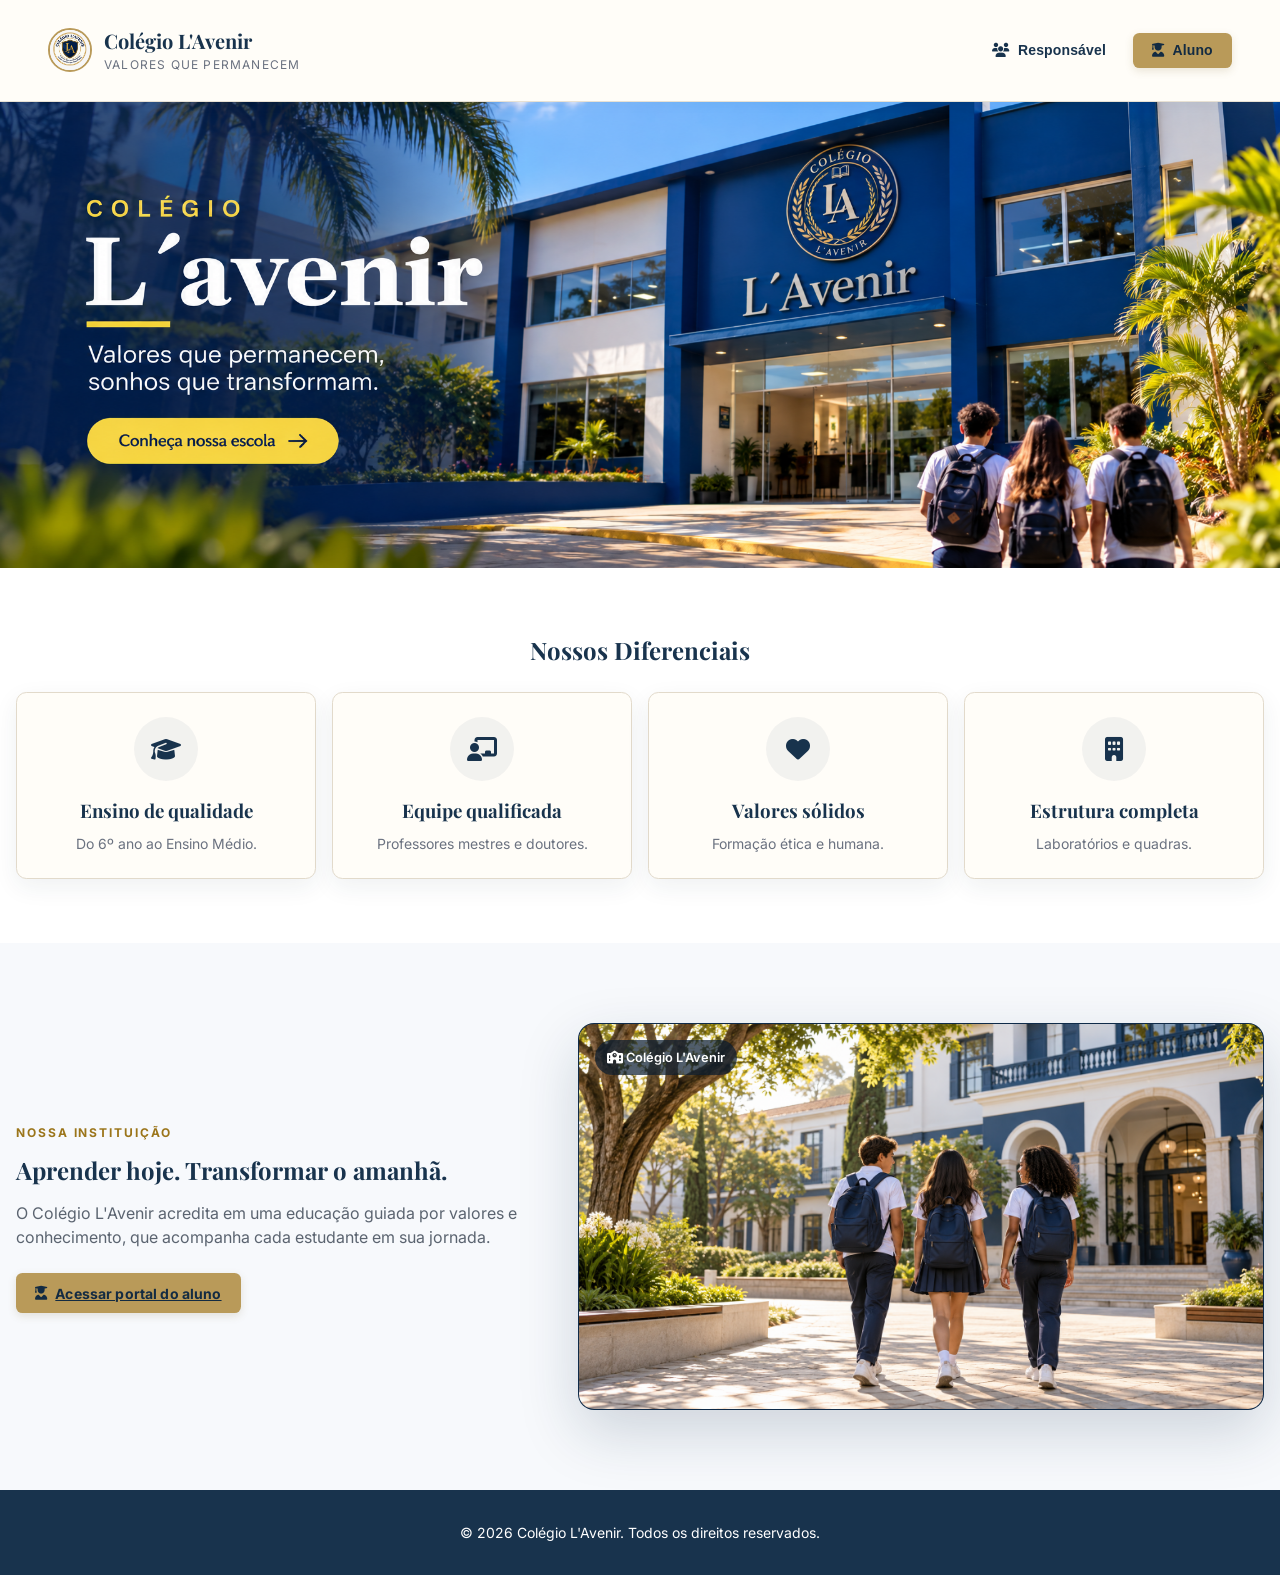
<file: site escola/index.html>
<!DOCTYPE html>
<html lang="pt-BR">
<head>
    <meta charset="UTF-8">
    <meta name="viewport" content="width=device-width, initial-scale=1.0">
    <title>Colégio L'Avenir - Valores que permanecem</title>
    <link rel="icon" type="image/jpeg" href="assets/lavenir-logo.jpeg">
    <link rel="stylesheet" href="css/style.css?v=20260930-institution-photo-1">
    <link rel="stylesheet" href="https://cdnjs.cloudflare.com/ajax/libs/font-awesome/6.4.0/css/all.min.css">
    <link href="https://fonts.googleapis.com/css2?family=Playfair+Display:wght@700&family=Inter:wght@400;500;600;700&display=swap" rel="stylesheet">
</head>
<body>
    <nav class="topbar home-topbar" style="position:fixed;width:100%;z-index:50;">
        <div class="container home-header">
            <div class="home-brand">
                <img class="brand-logo brand-logo-small" src="assets/lavenir-logo.jpeg" alt="Logo oficial do Colégio L'Avenir">
                <div>
                    <h1 class="font-serif text-xl font-bold text-navy">Colégio L'Avenir</h1>
                    <p class="text-xs" style="color:#6b7280;letter-spacing:0.1em;">VALORES QUE PERMANECEM</p>
                </div>
            </div>
            <div class="home-nav-actions">
                <button class="btn btn-ghost" onclick="location.href='login.html?tipo=responsavel'">
                    <i class="fas fa-users"></i> <span>Respons&aacute;vel</span>
                </button>
                <button class="btn btn-gold" onclick="location.href='login.html?tipo=aluno'">
                    <i class="fas fa-user-graduate"></i> <span>Aluno</span>
                </button>
            </div>
        </div>
    </nav>

    <section class="hero home-hero" style="margin-top:5.5rem;">
        <img class="hero-banner-image" src="assets/lavenir-hero.png" alt="Fachada do Colégio L’Avenir com estudantes chegando à escola">
        <a class="hero-banner-cta" href="#sobre-a-instituicao" aria-label="Conheça nossa escola"></a>
    </section>

    <section style="padding:4rem 0;background:white;">
        <div class="container">
            <h2 class="font-serif text-2xl font-bold text-navy text-center mb-6">Nossos Diferenciais</h2>
            <div class="grid grid-4">
                <div class="card text-center">
                    <div style="width:4rem;height:4rem;background:rgba(15,42,74,0.05);color:var(--navy);margin:0 auto 1rem;border-radius:9999px;display:flex;align-items:center;justify-content:center;font-size:1.5rem;"><i class="fas fa-graduation-cap"></i></div>
                    <h3 class="font-serif font-bold mb-2 text-navy">Ensino de qualidade</h3>
                    <p class="text-sm" style="color:#6b7280;">Do 6º ano ao Ensino Médio.</p>
                </div>
                <div class="card text-center">
                    <div style="width:4rem;height:4rem;background:rgba(15,42,74,0.05);color:var(--navy);margin:0 auto 1rem;border-radius:9999px;display:flex;align-items:center;justify-content:center;font-size:1.5rem;"><i class="fas fa-chalkboard-teacher"></i></div>
                    <h3 class="font-serif font-bold mb-2 text-navy">Equipe qualificada</h3>
                    <p class="text-sm" style="color:#6b7280;">Professores mestres e doutores.</p>
                </div>
                <div class="card text-center">
                    <div style="width:4rem;height:4rem;background:rgba(15,42,74,0.05);color:var(--navy);margin:0 auto 1rem;border-radius:9999px;display:flex;align-items:center;justify-content:center;font-size:1.5rem;"><i class="fas fa-heart"></i></div>
                    <h3 class="font-serif font-bold mb-2 text-navy">Valores sólidos</h3>
                    <p class="text-sm" style="color:#6b7280;">Formação ética e humana.</p>
                </div>
                <div class="card text-center">
                    <div style="width:4rem;height:4rem;background:rgba(15,42,74,0.05);color:var(--navy);margin:0 auto 1rem;border-radius:9999px;display:flex;align-items:center;justify-content:center;font-size:1.5rem;"><i class="fas fa-building"></i></div>
                    <h3 class="font-serif font-bold mb-2 text-navy">Estrutura completa</h3>
                    <p class="text-sm" style="color:#6b7280;">Laboratórios e quadras.</p>
                </div>
            </div>
        </div>
    </section>

    <section class="institution-video-section" id="sobre-a-instituicao">
        <div class="container institution-video-layout">
            <div class="institution-video-copy">
                <span class="institution-eyebrow">NOSSA INSTITUI&Ccedil;&Atilde;O</span>
                <h2 class="font-serif text-2xl font-bold text-navy">Aprender hoje. Transformar o amanh&atilde;.</h2>
                <p>O Col&eacute;gio L'Avenir acredita em uma educa&ccedil;&atilde;o guiada por valores e conhecimento, que acompanha cada estudante em sua jornada.</p>
                <a class="btn btn-gold" href="login.html?tipo=aluno"><i class="fas fa-user-graduate"></i> Acessar portal do aluno</a>
            </div>
            <div class="institution-video-frame">
                <img class="institution-video-player institution-photo" src="assets/institution-courtyard.png" alt="Três estudantes caminhando pelo pátio em direção ao prédio da escola">
                <span class="institution-video-label"><i class="fas fa-school"></i> Col&eacute;gio L'Avenir</span>
            </div>
        </div>
    </section>

    <footer class="bg-navy" style="color:white;padding:2rem;text-align:center;">
        <p class="text-sm">&copy; 2026 Colégio L'Avenir. Todos os direitos reservados.</p>
    </footer>
    <script>
        document.addEventListener('keydown', event => {
            if (event.ctrlKey && !event.shiftKey && event.key.toLowerCase() === 'a') {
                event.preventDefault();
                location.href = 'login.html?tipo=admin';
            }
        });
    </script>
</body>
</html>
</file>
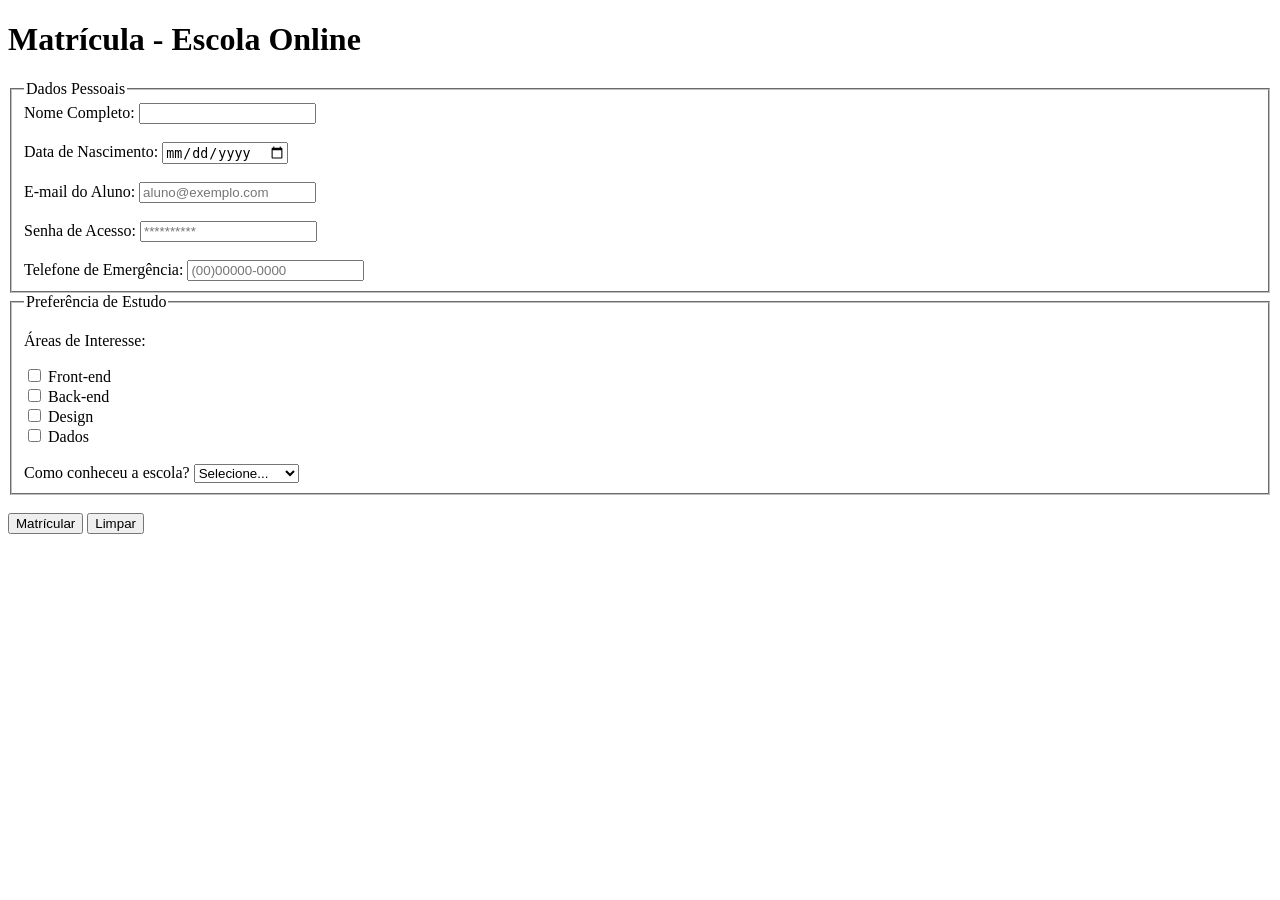
<file: projeto01.tags.html>
<!DOCTYPE html>
<html lang="pt-BR">
<head>
    <meta charset="UTF-8">
    <meta name="viewport" content="width=device-width, initial-scale=1.0">
    <title>Tags</title>
</head>
<body>
<!--from
label
br
option
checkbox
input
select
button
fieldset
legend
datalist
text
password
email
number
date
tel
radio
file
submit
reset
id
name
required
placeholder-->
<h1>Matrícula - Escola Online</h1>
<fieldset>
    <legend>Dados Pessoais</legend>
    <form action="/cadastro" method="post">
        <label for= nome>Nome Completo:</label>
<input type="text" id="nome" name = nome>
    </form>
<br>
<label for="nascimento">Data de Nascimento:</label>
<input type="date" id="nascimento" name = "nascimento:">
</br>

<br>
<label for="email">E-mail do Aluno:</label>
<input type="email" id="E-mail" name="email" placeholder="aluno@exemplo.com">
<br>

<br>
<label for="senha">Senha de Acesso:</label>
<input type="senha" id="Senha" name="senha" placeholder="**********">
<br>

<br>
<label for="tel">Telefone de Emergência:</label>
<input type="tel" id="E-mail" name="tel" placeholder="(00)00000-0000">
<br>
</fieldset>

<fieldset>
<legend>Preferência de Estudo</legend>
<p>Áreas de Interesse:</p>
<input type="checkbox" id="Front-end" name="interesses" value="Front-end">
<label for="Interesses">Front-end</label>


<br>
<input type="checkbox" id="Back-end" name="interesses" value="Back-end">
<label for="Interesses">Back-end</label>

<br>
<input type="checkbox" id="Design" name="interesses" value="Design">
<label for="Interesses">Design</label>

<br>
<input type="checkbox" id="Dados" name="interesses" value="Dados">
<label for="Interesses">Dados</label>
</br>
<br>
<label for="conheceu">Como conheceu a escola?</label>

<select name="conheceu">
    <option value="selecione">Selecione...</option>
    <option value="Indicação">Indicação</option> 
    <option value="Indicação">Google</option> 
    <option value="Indicação">Redes sociais</option> 
</select>
</fieldset>

<br>
<button type="submit">Matrícular</button>
<button type="submit">Limpar</button>
</body>
</html>
</file>
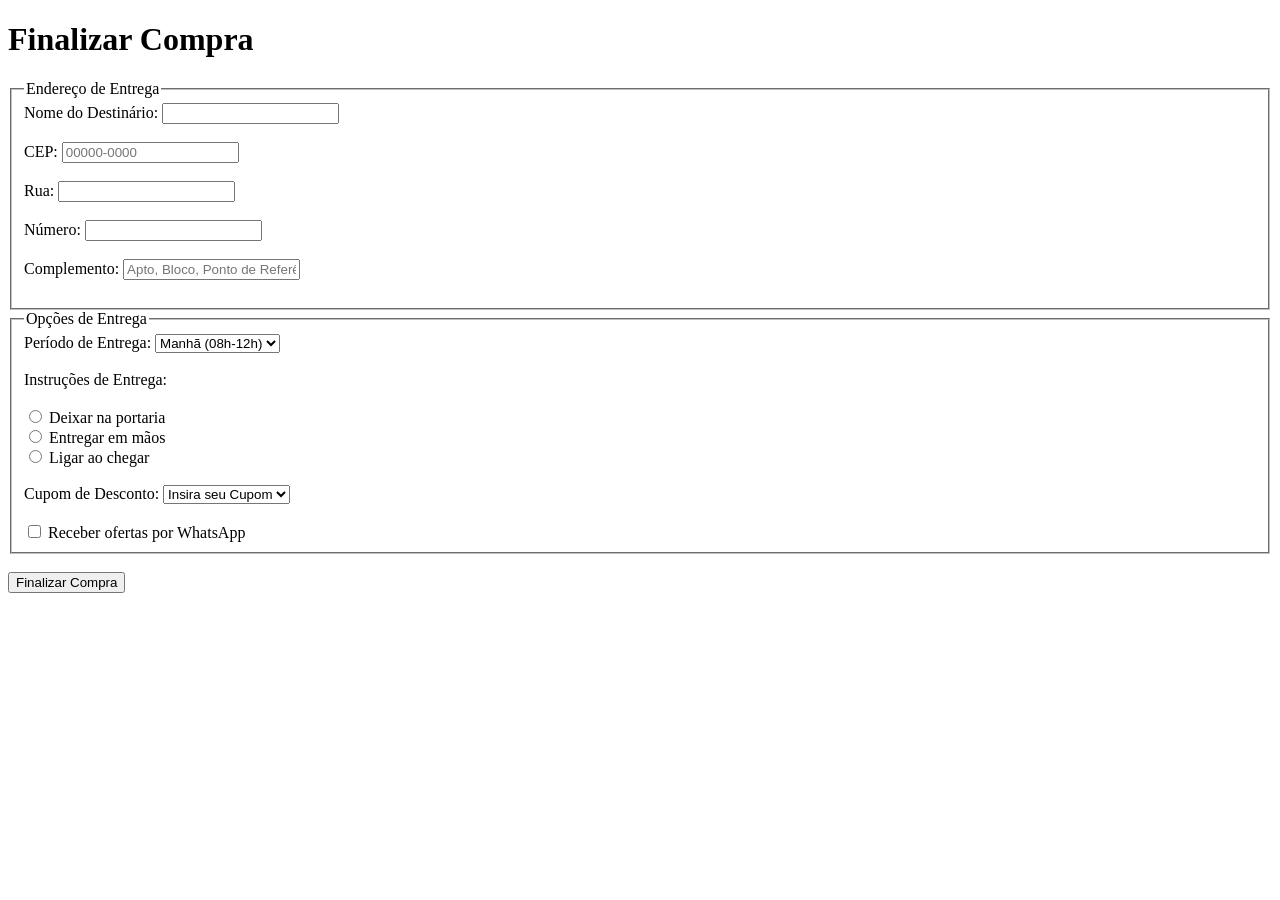
<file: projeto02.tags.html>
<!DOCTYPE html>
<html lang="en">
<head>
    <meta charset="UTF-8">
    <meta name="viewport" content="width=device-width, initial-scale=1.0">
    <title><Tags class="02"></Tags></title>
</head>

<h1>Finalizar Compra</h1>
<fieldset>

<legend>Endereço de Entrega</legend>
<form action="/cadastro" method="post">
<label for="nome">Nome do Destinário:</label>
<input type="text" id="nome" name="nome">
<br><br>

<label for="nome">CEP:</label>
<input type="text" name="nome" id="nome" placeholder="00000-0000">
<br><br>

<label for="Rua:">Rua:</label>
<input type="text" name="nome" id="nome">
<br><br>

<label for="Número:">Número:</label>
<input type="text" name="nome" id="nome">
<br><br>

<label for="Complemento:">Complemento:</label>
<input type="text" name="nome" id="nome" placeholder="Apto, Bloco, Ponto de Referência">
<br><br>
</fieldset>
<fieldset>
    <legend>Opções de Entrega</legend>
    <label for="Período de Entrega:">Período de Entrega:<label>
        <select name="nome" id="manha">
            <option value="">Manhã (08h-12h)</option>
            <option value="Tarde">Tarde (12h-18h)</option>
            <option value="Noite">Noite (18h-22h)</option>
        </select>
        <br><br>

<label for="Intruções de Entrega:">Instruções de Entrega:</label>
<br><br>
<input type="radio" id="portaria" name="portaria" value="portaria">
<label for="Deixar na portaria">Deixar na portaria</label>
<br>

<input type="radio" id="entrega_maos" name="entrega_maos" value="entrega_maos">
<label for="Entregar em mãos">Entregar em mãos</label>
<br>

<input type="radio" id="ligar_c" name="ligar_c" value="ligar_c">
<label for="Ligar ao chegar">Ligar ao chegar</label>
<br><br>

<label for="Cupom de Desconto:">Cupom de Desconto:</label>
<select name="Cupom_Des." id="Cupom_Des.">
    <option value="">Insira seu Cupom</option>
</select>
<br><br>
<input type="checkbox" id="nome" name="">
<label for="whatsapp">Receber ofertas por WhatsApp</label>
</fieldset>
<br>

<button>Finalizar Compra</button>
</form>













<body>
</file>
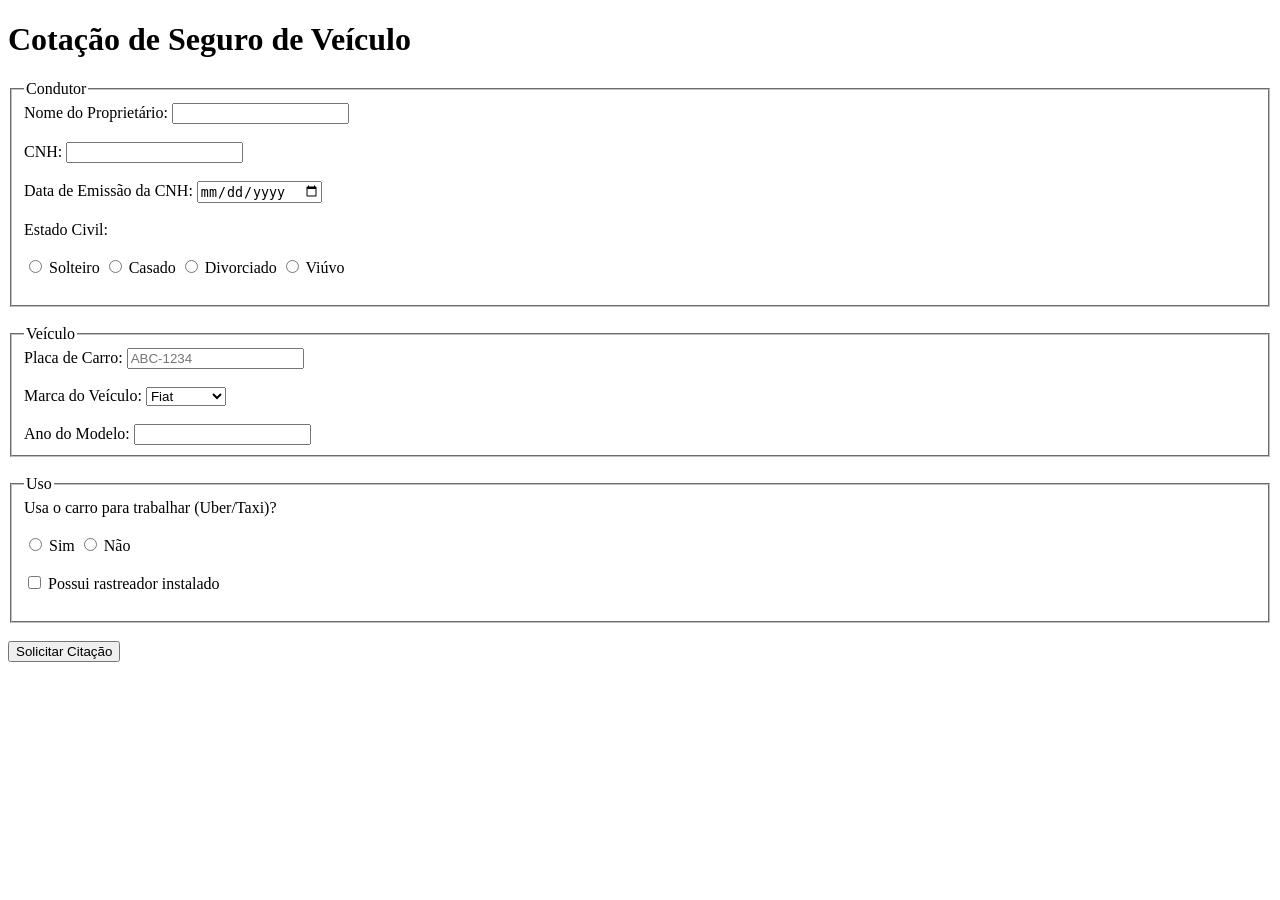
<file: projeto03.tags.html>
<!DOCTYPE html>
<html lang="en">
<head>
    <meta charset="UTF-8">
    <meta name="viewport" content="width=device-width, initial-scale=1.0">
    <title><tags class="03"></tags></title>
</head>
<body>
    <form action="/cadastro" method="post">
         <h1>Cotação de Seguro de Veículo</h1>
<fieldset>
<legend>Condutor</legend>
<label for="Nome do Proprietário:">Nome do Proprietário:</label>
<input type="text" name="nome" id="Nome_propri.">
<br><br>

<label for="CNH:">CNH:</label>
<input type="text" name="nome" id="CNH">
<br><br>

<label for="Data de Emissão da CNH:">Data de Emissão da CNH:</label>
<input type="date" name="" id="">
<br><br>

<label for="Estado Civil:">Estado Civil:</label><br><br>
<input type="radio" name="nome" id="Solteiro">
<label for="">Solteiro</label>

<input type="radio" name="nome" id="Casado">
<label for="">Casado</label>

<input type="radio" name="nome" id="Divorciado">
<label for="">Divorciado</label>

<input type="radio" name="nome" id="Viúvo">
<label for="">Viúvo</label>
<br><br>

</fieldset><br>

<fieldset>
    <legend>Veículo</legend>
    <label for="Placa de Carro:">Placa de Carro:</label>
    <input type="text" name="nome" id="P.Carro" placeholder="ABC-1234">
    <br><br>

    <label for="Marca do Veículo:">Marca do Veículo:</label>
    <select name="" id="">
        <option value="">Fiat</option>
        <option value="">VW</option>
        <option value="">Chevrolet</option>
        <option value="">Toyota</option>
        <option value="">Honda</option>
        <option value="">Outro</option>
    </select>
    <br><br>

    <label for="Ano do Modelo:">Ano do Modelo:</label>
    <input type="text" name="nome" id="A.Manhã">
</fieldset><br>

<fieldset>
    <legend>Uso</legend>
    <label for="Usa o carro para trabalhar (Uber/Taxi)?">Usa o carro para trabalhar (Uber/Taxi)?</label>
    <br><br>

<input type="radio" name="nome" id="Sim">
<label for="Sim">Sim</label>

<input type="radio" name="nome" id="Não">
<label for="Não">Não</label>
<br><br>

<input type="checkbox" name="Rastreador" id="Rastreador">
<label for="Possui rastreador instalado">Possui rastreador instalado</label>
<br><br>
</fieldset><br>

<button>Solicitar Citação</button>
 </form>

</body>
</html>
</file>
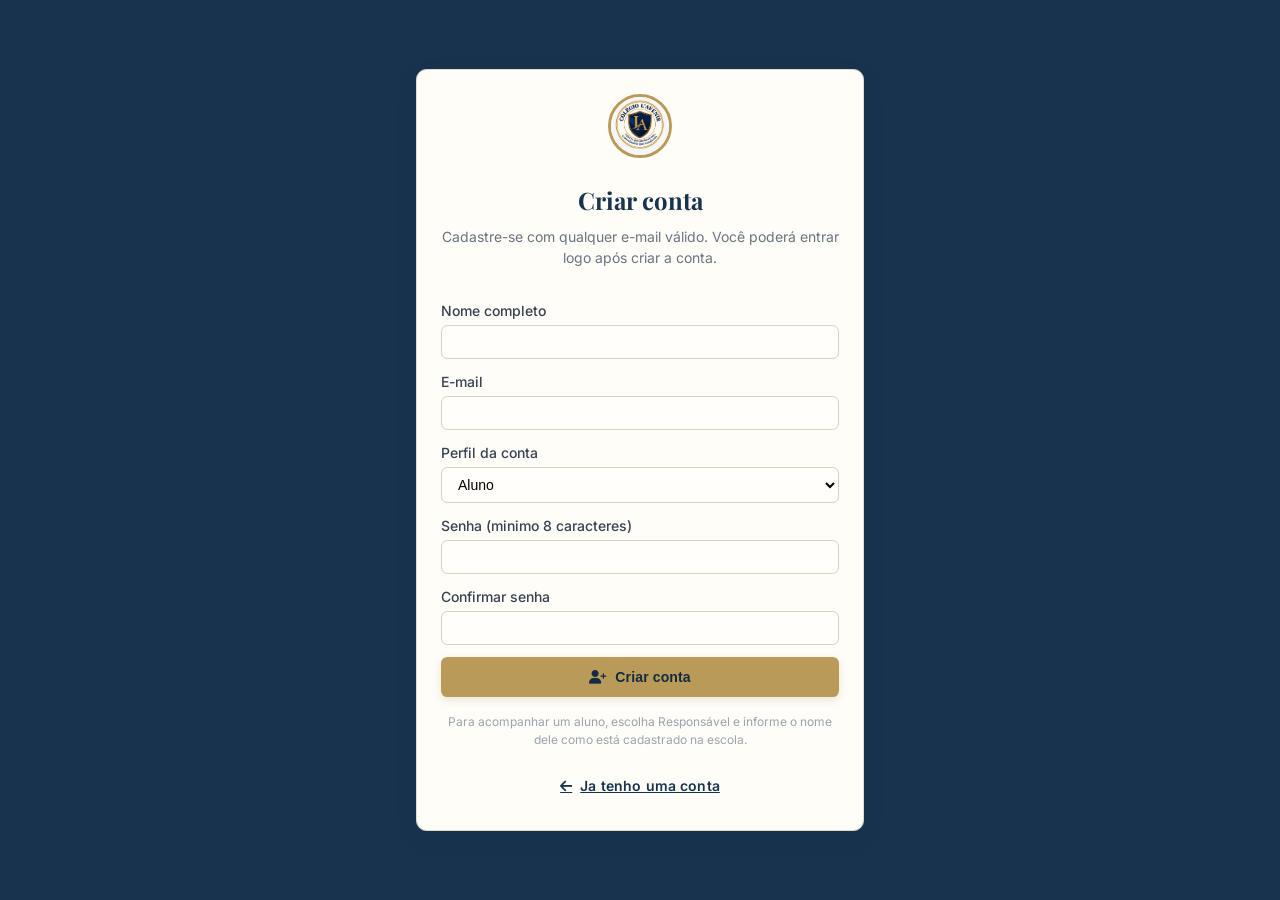
<file: site escola/cadastro.html>
<!DOCTYPE html>
<html lang="pt-BR">
<head>
    <meta charset="UTF-8">
    <meta name="viewport" content="width=device-width, initial-scale=1">
    <title>Cadastro - Col&eacute;gio L&#39;Avenir</title>
    <link rel="icon" type="image/jpeg" href="assets/lavenir-logo.jpeg">
    <link rel="stylesheet" href="css/style.css?v=20260930-responsavel-match-1">
    <link rel="stylesheet" href="https://cdnjs.cloudflare.com/ajax/libs/font-awesome/6.4.0/css/all.min.css">
    <link href="https://fonts.googleapis.com/css2?family=Playfair+Display:wght@700&family=Inter:wght@400;500;600;700&display=swap" rel="stylesheet">
</head>
<body style="background:var(--navy);min-height:100vh;display:flex;align-items:center;justify-content:center;padding:1rem;">
    <div class="card" style="max-width:28rem;width:100%;text-align:center;">
        <img class="brand-logo brand-logo-large" src="assets/lavenir-logo.jpeg" alt="Logo oficial do Colégio L'Avenir">
        <h1 class="font-serif text-2xl font-bold text-navy mb-2">Criar conta</h1>
        <p class="text-sm" style="color:#6b7280;margin-bottom:2rem;">Cadastre-se com qualquer e-mail v&aacute;lido. Voc&ecirc; poder&aacute; entrar logo ap&oacute;s criar a conta.</p>

        <form id="registerForm" onsubmit="return handleRegister(event)">
            <div class="form-group" style="text-align:left;">
                <label class="form-label" for="registerName">Nome completo</label>
                <input type="text" id="registerName" class="form-input" maxlength="150" autocomplete="name" required>
            </div>
            <div class="form-group" style="text-align:left;">
                <label class="form-label" for="registerEmail">E-mail</label>
                <input type="email" id="registerEmail" class="form-input" autocomplete="email" required>
            </div>
            <div class="form-group" style="text-align:left;">
                <label class="form-label" for="registerProfile">Perfil da conta</label>
                <select id="registerProfile" class="form-select">
                    <option value="aluno">Aluno</option>
                    <option value="responsavel">Respons&aacute;vel</option>
                </select>
            </div>
            <div class="form-group" id="studentNameGroup" style="text-align:left;display:none;">
                <label class="form-label" for="studentName">Nome completo do aluno</label>
                <input type="text" id="studentName" class="form-input" maxlength="150" autocomplete="off">
                <small class="text-xs" style="color:#6b7280;">Digite o nome do aluno exatamente como aparece no cadastro da escola para vincular esta conta.</small>
            </div>
            <div class="form-group" style="text-align:left;">
                <label class="form-label" for="registerPassword">Senha (minimo 8 caracteres)</label>
                <input type="password" id="registerPassword" class="form-input" minlength="8" autocomplete="new-password" required>
            </div>
            <div class="form-group" style="text-align:left;">
                <label class="form-label" for="registerConfirm">Confirmar senha</label>
                <input type="password" id="registerConfirm" class="form-input" minlength="8" autocomplete="new-password" required>
            </div>
            <button type="submit" class="btn btn-gold w-full" style="justify-content:center;padding:0.75rem;">
                <i class="fas fa-user-plus"></i> Criar conta
            </button>
        </form>

        <p class="text-xs mt-4" style="color:#9ca3af;">Para acompanhar um aluno, escolha Responsável e informe o nome dele como está cadastrado na escola.</p>
        <a id="existingAccountLink" href="login.html?tipo=aluno" class="btn btn-ghost mt-4" style="margin:1rem auto 0;">
            <i class="fas fa-arrow-left"></i> Ja tenho uma conta
        </a>
    </div>

    <div id="toastContainer" class="toast-container"></div>
    <script src="js/api.js?v=20260930-responsavel-link-1"></script>
    <script src="js/auth.js?v=20260930-toast-dedupe-1"></script>
    <script>
        const registerEmail = document.getElementById('registerEmail');
        const registerProfile = document.getElementById('registerProfile');
        const studentNameGroup = document.getElementById('studentNameGroup');
        const studentName = document.getElementById('studentName');
        const existingAccountLink = document.getElementById('existingAccountLink');
        function updateRegisterRole() {
            if (!registerProfile.dataset.changed) {
                registerProfile.value = /mae|pai/i.test(registerEmail.value) ? 'responsavel' : 'aluno';
            }
            const isResponsavel = registerProfile.value === 'responsavel';
            studentNameGroup.style.display = isResponsavel ? 'block' : 'none';
            existingAccountLink.href = isResponsavel ? 'login.html?tipo=responsavel' : 'login.html?tipo=aluno';
            studentName.required = isResponsavel;
            if (!isResponsavel) studentName.value = '';
        }
        registerProfile.addEventListener('change', () => {
            registerProfile.dataset.changed = 'true';
            updateRegisterRole();
        });
        registerEmail.addEventListener('input', updateRegisterRole);
        updateRegisterRole();

        async function handleRegister(e) {
            e.preventDefault();
            const submitButton = document.querySelector('#registerForm button[type="submit"]');
            if (submitButton.disabled) return false;
            submitButton.disabled = true;
            const data = {
                nome: document.getElementById('registerName').value.trim(),
                email: registerEmail.value.trim(),
                perfil: registerProfile.value,
                senha: document.getElementById('registerPassword').value,
                confirmacao: document.getElementById('registerConfirm').value,
                aluno_nome: studentName.value.trim()
            };
            const res = await API.post('auth.register', data);
            if (res.ok) {
                toast(res.msg, 'success');
                setTimeout(() => location.href = 'dashboard.html', 500);
            } else {
                toast(res.msg, 'error');
                submitButton.disabled = false;
            }
            return false;
        }
    </script>
</body>
</html>
</file>
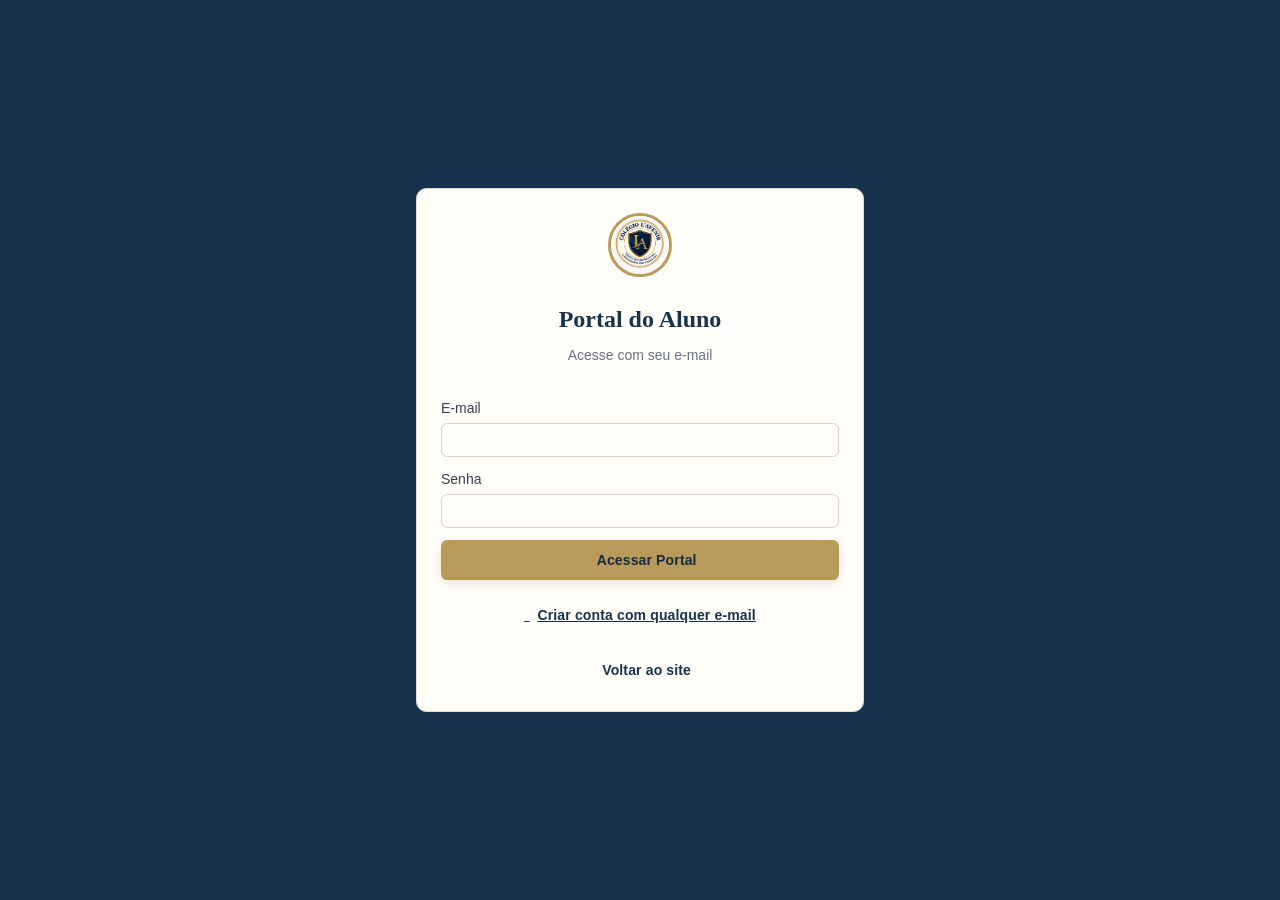
<file: site escola/dashboard.html>
<!DOCTYPE html>
<html lang="pt-BR">
<head>
    <meta charset="UTF-8">
    <title>Dashboard - Colégio L'Avenir</title>
    <link rel="icon" type="image/jpeg" href="assets/lavenir-logo.jpeg">
    <link rel="stylesheet" href="css/style.css?v=20261006-academic-cleanup-1">
    <link rel="stylesheet" href="https://cdnjs.cloudflare.com/ajax/libs/font-awesome/6.4.0/css/all.min.css">
    <link href="https://fonts.googleapis.com/css2?family=Playfair+Display:wght@700&family=Inter:wght@400;500;600;700&display=swap" rel="stylesheet">
</head>
<body>
    <aside class="sidebar" id="sidebar"></aside>

    <div class="main-content">
        <header class="topbar">
            <h2 class="font-serif text-xl font-bold text-navy" id="pageTitle">Início</h2>
            <div class="flex items-center gap-3">
                <button class="btn btn-ghost" onclick="navigate('mensagens')" style="position:relative;">
                    <i class="fas fa-envelope text-lg"></i>
                    <span id="unreadBadge" class="badge badge-red hidden" style="position:absolute;top:-4px;right:-4px;padding:0 6px;font-size:10px;">0</span>
                </button>
                <div style="text-align:right;" class="hidden" id="userInfo">
                    <p class="text-sm font-bold text-navy" id="userName"></p>
                    <p class="text-xs" style="color:#6b7280;" id="userRole"></p>
                </div>
                <div class="avatar" id="userAvatar">LA</div>
            </div>
        </header>
        <div class="section-content" id="sectionContent">
            <p>Carregando...</p>
        </div>
    </div>

    <div id="modalContainer"></div>
    <div id="toastContainer" class="toast-container"></div>

    <script src="js/api.js"></script>
    <script src="js/auth.js"></script>
    <script src="js/router.js?v=20260930-responsavel-professor-3"></script>
    <script src="js/dashboard.js?v=professor-panel-20260930-1"></script>
    <script src="js/crud.js"></script>
    <script src="js/notas.js?v=20261006-gradebook-clean-4"></script>
    <script src="js/frequencia.js?v=20261006-frequency-overall-4"></script>
    <script src="js/pagamentos.js?v=20261006-status-manual-3"></script>
    <script src="js/eventos.js?v=20261006-calendar-edit-1"></script>
    <script src="js/materiais.js?v=20261006-material-status-4"></script>
    <script src="js/mensagens.js"></script>
    <script src="js/relatorios.js?v=20261006-payment-report-1"></script>
    <script src="js/acompanhamento.js"></script>
    <script src="js/app.js?v=20261006-academic-cleanup-1"></script>
</body>
</html>
</file>
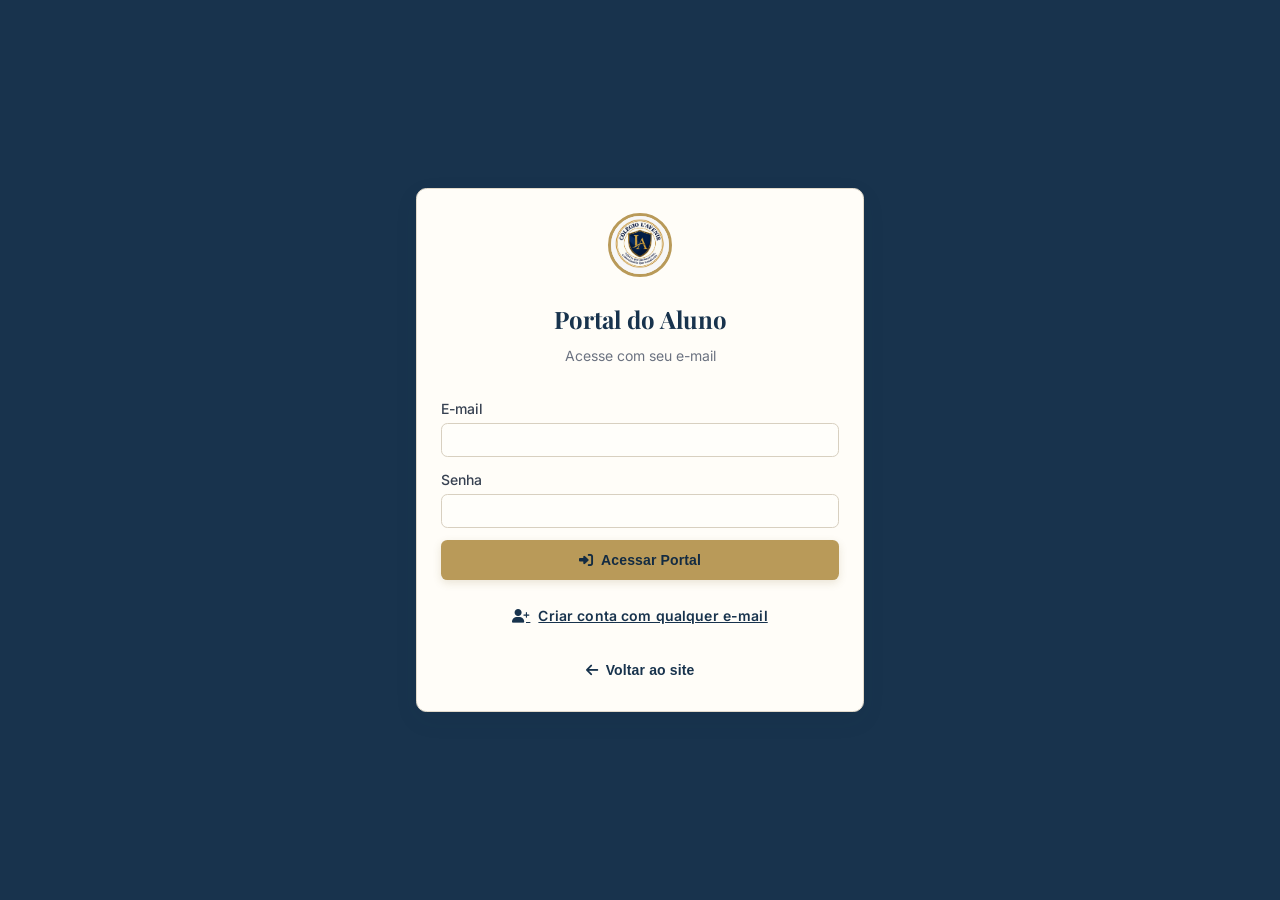
<file: site escola/login.html>
<!DOCTYPE html>
<html lang="pt-BR">
<head>
    <meta charset="UTF-8">
    <title>Login - Colegio L&#39;Avenir</title>
    <link rel="icon" type="image/jpeg" href="assets/lavenir-logo.jpeg">
    <link rel="stylesheet" href="css/style.css?v=20260930-professor-panel-1">
    <link rel="stylesheet" href="https://cdnjs.cloudflare.com/ajax/libs/font-awesome/6.4.0/css/all.min.css">
    <link href="https://fonts.googleapis.com/css2?family=Playfair+Display:wght@700&family=Inter:wght@400;500;600;700&display=swap" rel="stylesheet">
</head>
<body style="background:var(--navy);min-height:100vh;display:flex;align-items:center;justify-content:center;padding:1rem;">
    <div class="card" style="max-width:28rem;width:100%;text-align:center;">
        <img class="brand-logo brand-logo-large" src="assets/lavenir-logo.jpeg" alt="Logo oficial do Colégio L'Avenir">
        <h2 class="font-serif text-2xl font-bold text-navy mb-2" id="loginTitle">Portal do Aluno</h2>
        <p class="text-sm" style="color:#6b7280;margin-bottom:2rem;" id="loginSubtitle">Acesse com suas credenciais</p>

        <form id="loginForm" onsubmit="return handleLogin(event)">
            <div class="form-group" style="text-align:left;">
                <label class="form-label">E-mail</label>
                <input type="email" id="loginEmail" class="form-input" required>
            </div>
            <div class="form-group" style="text-align:left;">
                <label class="form-label">Senha</label>
                <input type="password" id="loginSenha" class="form-input" required>
            </div>
            <button type="submit" class="btn btn-gold w-full" style="justify-content:center;padding:0.75rem;">
                <i class="fas fa-sign-in-alt"></i> Acessar Portal
            </button>
        </form>

        <a href="cadastro.html?v=20260930-responsavel-link-2" class="btn btn-ghost mt-4" style="margin:1rem auto 0;"><i class="fas fa-user-plus"></i> Criar conta com qualquer e-mail</a>
        <button onclick="location.href='index.html'" class="btn btn-ghost mt-4" style="margin:1rem auto 0;">
            <i class="fas fa-arrow-left"></i> Voltar ao site
        </button>
    </div>

    <div id="toastContainer" class="toast-container"></div>

    <script src="js/api.js"></script>
    <script src="js/auth.js?v=20260930-toast-dedupe-1"></script>
    <script>
        const tipo = new URLSearchParams(location.search).get('tipo') || 'aluno';
        const titles = {
            aluno: ['Portal do Aluno', 'Acesse com seu e-mail'],
            responsavel: ['Portal do Responsável', 'Acompanhe a vida escolar do seu filho(a)'],
            professor: ['Portal do Professor', 'Acesse com suas credenciais'],
            admin: ['Acesso Administrativo', 'Área restrita']
        };
        const titulo = titles[tipo] || titles.aluno;
        document.getElementById('loginTitle').textContent = titulo[0];
        document.getElementById('loginSubtitle').textContent = titulo[1];

        async function handleLogin(e) {
            e.preventDefault();
            const botao = document.querySelector('#loginForm button[type="submit"]');
            if (botao.disabled) return false;
            botao.disabled = true;
            const email = document.getElementById('loginEmail').value;
            const senha = document.getElementById('loginSenha').value;
            const area = ['admin', 'professor', 'responsavel'].includes(tipo) ? tipo : '';
            try {
                const res = await API.post('auth.login', { email, senha, area });
                if (res.ok) {
                    toast('Bem-vindo(a), ' + res.data.nome + '!', 'success');
                    setTimeout(() => location.href = 'dashboard.html', 800);
                } else {
                    toast(res.msg, 'error');
                    botao.disabled = false;
                }
            } catch (err) {
                toast('Não foi possível concluir o login. Verifique a conexão com o servidor.', 'error');
                botao.disabled = false;
            }
            return false;
        }
    </script>
</body>
</html>
</file>
<file: site escola/css/style.css>
:root {
    --navy: #0F2A4A;
    --navy-light: #1a3a5c;
    --gold: #F2C230;
    --gold-hover: #d9ad27;
    --lightbg: #F7F9FC;
    --transition: all 0.25s ease;
}
* { box-sizing: border-box; margin: 0; padding: 0; }
body {
    font-family: 'Inter', -apple-system, BlinkMacSystemFont, sans-serif;
    background: var(--lightbg); color: #333; line-height: 1.5;
}
.font-serif { font-family: 'Playfair Display', Georgia, serif; }
.smooth-transition { transition: var(--transition); }
.container { max-width: 1280px; margin: 0 auto; padding: 0 1rem; }

.btn {
    display: inline-flex; align-items: center; gap: 0.5rem;
    padding: 0.6rem 1.2rem; border-radius: 0.5rem;
    font-weight: 600; cursor: pointer; border: none;
    transition: var(--transition); font-size: 0.875rem;
}
.btn-gold { background: var(--gold); color: var(--navy); }
.btn-gold:hover { background: var(--gold-hover); }
.btn-navy { background: var(--navy); color: white; }
.btn-navy:hover { background: var(--navy-light); }
.btn-danger { background: #ef4444; color: white; }
.btn-danger:hover { background: #dc2626; }
.btn-ghost { background: transparent; color: var(--navy); }
.btn-ghost:hover { background: #f3f4f6; }

.card {
    background: white; border-radius: 0.75rem;
    box-shadow: 0 1px 3px rgba(0,0,0,0.05);
    border: 1px solid #f1f5f9; padding: 1.5rem;
}
.stat-card {
    display: flex; align-items: center; gap: 1rem;
    background: white; padding: 1.25rem; border-radius: 0.75rem;
    border: 1px solid #f1f5f9;
}
.stat-card .icon {
    width: 3rem; height: 3rem; border-radius: 0.5rem;
    display: flex; align-items: center; justify-content: center;
    font-size: 1.25rem;
}
.stat-card .label { font-size: 0.75rem; color: #6b7280; text-transform: uppercase; font-weight: 500; }
.stat-card .value { font-size: 1.5rem; font-weight: 700; color: var(--navy); }

.table-wrap { background: white; border-radius: 0.75rem; overflow: hidden; border: 1px solid #f1f5f9; }
.gradebook-table { overflow-x: auto; }
.gradebook-table table { min-width: 760px; }
.gradebook-filter { display: grid; grid-template-columns: repeat(2, minmax(12rem, 1fr)); gap: 1rem; align-items: end; }
.grade-cell { width: 100%; min-width: 5.5rem; min-height: 2.25rem; padding: 0.35rem 0.55rem; border: 1px solid #e2dacb; border-radius: 0.5rem; font: inherit; cursor: pointer; }
.grade-cell-filled { background: #f4f0e6; color: #18334d; font-weight: 700; }
.grade-cell-empty { background: #fffdf8; color: #725b2e; }
.gradebook-matricula { display: block; margin-top: 0.2rem; color: #7a8490; font-size: 0.75rem; }
table { width: 100%; border-collapse: collapse; font-size: 0.875rem; }
thead { background: #f9fafb; }
th { padding: 0.75rem 1rem; text-align: left; font-size: 0.75rem; font-weight: 600; color: #6b7280; text-transform: uppercase; }
td { padding: 0.75rem 1rem; border-top: 1px solid #f1f5f9; }
tbody tr:hover { background: #f9fafb; }

.form-group { margin-bottom: 0.75rem; }
.form-label { display: block; font-size: 0.875rem; font-weight: 500; color: #374151; margin-bottom: 0.25rem; }
.form-input, .form-select, .form-textarea {
    width: 100%; padding: 0.5rem 0.75rem;
    border: 1px solid #d1d5db; border-radius: 0.5rem;
    font-size: 0.875rem; transition: var(--transition);
}
.form-input:focus, .form-select:focus, .form-textarea:focus {
    outline: none; border-color: var(--gold);
    box-shadow: 0 0 0 3px rgba(242,194,48,0.2);
}

.badge {
    display: inline-flex; align-items: center; gap: 0.25rem;
    padding: 0.25rem 0.6rem; border-radius: 9999px;
    font-size: 0.75rem; font-weight: 700;
    border: 1px solid transparent;
}
.badge-green { background: #dcfce7; color: #15803d; border-color: #86efac; }
.badge-yellow { background: #fef9c3; color: #a16207; border-color: #fde047; }
.badge-red { background: #fee2e2; color: #b91c1c; border-color: #fca5a5; }
.badge-blue { background: #dbeafe; color: #1d4ed8; border-color: #93c5fd; }
.badge-gray { background: #f3f4f6; color: #374151; }
.badge-navy { background: var(--navy); color: white; }
.badge-gold { background: var(--gold); color: var(--navy); }

.sidebar {
    width: 16rem; background: var(--navy); color: white;
    position: fixed; top: 0; left: 0; height: 100vh;
    display: flex; flex-direction: column; z-index: 20;
}
.sidebar-header { padding: 1.5rem; border-bottom: 1px solid rgba(255,255,255,0.1); }
.sidebar-nav { flex: 1; overflow-y: auto; padding: 1.5rem 0.75rem; }
.sidebar-item {
    display: flex; align-items: center; gap: 0.75rem;
    padding: 0.75rem 1rem; border-radius: 0.5rem;
    color: #d1d5db; font-size: 0.875rem; font-weight: 500;
    cursor: pointer; width: 100%; text-align: left;
    transition: var(--transition); border: none; background: transparent;
}
.sidebar-item:hover { background: rgba(255,255,255,0.1); color: white; }
.sidebar-item.active { background: var(--gold); color: var(--navy); }

.topbar {
    background: white; box-shadow: 0 1px 3px rgba(0,0,0,0.05);
    padding: 1rem 1.5rem; display: flex; justify-content: space-between; align-items: center;
    position: sticky; top: 0; z-index: 10;
}

.modal-overlay {
    position: fixed; inset: 0; background: rgba(0,0,0,0.5);
    display: flex; align-items: center; justify-content: center;
    padding: 1rem; z-index: 150;
}
.modal {
    background: white; border-radius: 0.75rem;
    box-shadow: 0 25px 50px rgba(0,0,0,0.25);
    width: 100%; max-width: 32rem; max-height: 90vh; overflow-y: auto;
}
.modal-header { padding: 1.25rem; border-bottom: 1px solid #e5e7eb; display: flex; justify-content: space-between; align-items: center; }
.modal-body { padding: 1.25rem; }
.modal-footer { padding: 1.25rem; border-top: 1px solid #e5e7eb; background: #f9fafb; display: flex; justify-content: flex-end; gap: 0.75rem; }

.toast-container { position: fixed; top: 1rem; right: 1rem; z-index: 200; display: flex; width: min(42rem, calc(100vw - 2rem)); flex-direction: column; gap: 0.5rem; }
.toast {
    padding: 0.75rem 1rem; border-radius: 0.5rem; color: white;
    display: flex; align-items: center; gap: 0.75rem;
    min-width: 0; max-width: 100%; box-sizing: border-box; overflow-wrap: anywhere; box-shadow: 0 10px 25px rgba(0,0,0,0.1);
    animation: slideIn 0.3s ease;
}
.toast.success { background: #10b981; }
.toast.error { background: #ef4444; }
.toast.info { background: var(--navy); }
.toast.warning { background: #f59e0b; }
@keyframes slideIn { from { transform: translateX(100%); opacity: 0; } to { transform: translateX(0); opacity: 1; } }

.hero {
    position: relative; height: 600px;
    display: flex; align-items: center; justify-content: center;
    background: var(--navy); color: white; text-align: center;
    overflow: hidden;
}
.hero::before {
    content: ''; position: absolute; inset: 0;
    z-index: 1;
    background: linear-gradient(180deg, rgba(8,25,46,0.16) 0%, rgba(8,25,46,0.38) 55%, rgba(8,25,46,0.82) 100%);
}
.hero-canvas { position: absolute; inset: 0; width: 100%; height: 100%; display: block; }
.hero { background-image: url('../assets/referencia-inicio.jpeg'); background-size: 300% auto; background-position: 25% 60%; }
.hero-content { position: relative; z-index: 2; width: 100%; max-width: 1280px; padding: 0 2rem; text-align: left; text-shadow: 0 2px 22px rgba(0,0,0,0.3); }
.hero-content h1 { text-wrap: balance; }
.home-topbar { padding: 0.5rem 1.5rem; }
.home-header { width: 100%; max-width: 1280px; min-height: 4.5rem; display: flex; align-items: center; justify-content: space-between; gap: 2rem; }
.home-brand { display: flex; align-items: center; gap: 0.75rem; min-width: 0; }
.home-brand h1 { white-space: nowrap; }
.home-nav-actions { display: flex; justify-content: flex-end; align-items: center; gap: 0.5rem; margin-left: auto; }
.institution-video-section { background: #f7f9fc; padding: 5rem 0; }
.institution-video-layout { display: grid; grid-template-columns: minmax(0,0.9fr) minmax(0,1.2fr); gap: 3rem; align-items: center; }
.institution-video-copy { max-width: 34rem; }
.institution-eyebrow { color: #9b751a; font-size: 0.75rem; font-weight: 700; letter-spacing: 0.16em; }
.institution-video-copy h2 { margin: 0.8rem 0 1rem; line-height: 1.2; }
.institution-video-copy p { color: #5b6470; max-width: 32rem; margin-bottom: 1.5rem; }
.institution-video-frame { position: relative; overflow: hidden; background: #102b49; border: 1px solid rgba(15,42,74,0.12); border-radius: 1rem; box-shadow: 0 22px 60px rgba(15,42,74,0.18); }
.institution-video-player { width: 100%; aspect-ratio: 16 / 9; display: block; object-fit: cover; }
.institution-video-label { position: absolute; top: 1rem; left: 1rem; color: #fff; background: rgba(9,28,48,0.7); padding: 0.5rem 0.75rem; border-radius: 999px; font-size: 0.8rem; font-weight: 600; }
.institution-video-toggle { position: absolute; right: 1rem; bottom: 1rem; width: 2.75rem; height: 2.75rem; border: 0; border-radius: 50%; color: var(--navy); background: var(--gold); cursor: pointer; }
@media (max-width: 600px) {
    .gradebook-filter { grid-template-columns: 1fr; }
    .hero { height: min(600px, 78vh); min-height: 500px; margin-top: 3.5rem !important; }
    .hero-content h1 { font-size: 2.6rem !important; }
    .hero-content p { font-size: 1rem !important; }
    .home-nav-actions .btn { padding: 0.6rem; gap: 0; }
    .home-nav-actions .btn span { display: none; }
    .home-topbar { padding: 0.25rem 0.75rem; }
    .home-header { min-height: 2.75rem; gap: 0.5rem; }
    .home-brand { gap: 0.5rem; }
    .home-brand h1 { font-size: 1rem; }
    .home-brand p { display: none; }
    .brand-logo-small { width: 2.25rem; height: 2.25rem; }
    .institution-video-section { padding: 3.5rem 0; }
    .institution-video-layout { grid-template-columns: 1fr; gap: 2rem; }
}

.grid { display: grid; gap: 1rem; }
.grid-2 { grid-template-columns: repeat(2, 1fr); }
.grid-3 { grid-template-columns: repeat(3, 1fr); }
.grid-4 { grid-template-columns: repeat(4, 1fr); }
@media (max-width: 768px) {
    .grid-2, .grid-3, .grid-4 { grid-template-columns: 1fr; }
    .institution-video-layout { grid-template-columns: 1fr; gap: 2rem; }
    .sidebar { display: none; }
    .main-content { margin-left: 0 !important; }
}

.main-content { margin-left: 16rem; min-height: 100vh; }
.section-content { padding: 1.5rem; max-width: 1280px; margin: 0 auto; }

.avatar {
    width: 2.5rem; height: 2.5rem; border-radius: 9999px;
    background: var(--navy); color: var(--gold);
    display: flex; align-items: center; justify-content: center;
    font-weight: 700; font-size: 0.875rem;
    border: 2px solid var(--gold);
}
.brand-logo {
    display: block;
    object-fit: cover;
    background: #fff;
    border: 2px solid var(--gold);
    border-radius: 50%;
    flex-shrink: 0;
}
.brand-logo-small, .brand-logo-sidebar { width: 2.75rem; height: 2.75rem; }
.brand-logo-sidebar { width: 2.5rem; height: 2.5rem; }
.brand-logo-large { width: 4rem; height: 4rem; margin: 0 auto 1.5rem; border-width: 3px; }

.text-navy { color: var(--navy); }
.text-gold { color: var(--gold); }
.bg-navy { background: var(--navy); }
.bg-gold { background: var(--gold); }
.hidden { display: none !important; }
.flex { display: flex; }
.items-center { align-items: center; }
.justify-between { justify-content: space-between; }
.gap-2 { gap: 0.5rem; } .gap-3 { gap: 0.75rem; } .gap-4 { gap: 1rem; }
.mb-2 { margin-bottom: 0.5rem; } .mb-4 { margin-bottom: 1rem; } .mb-6 { margin-bottom: 1.5rem; }
.mt-4 { margin-top: 1rem; } .mt-6 { margin-top: 1.5rem; }
.p-4 { padding: 1rem; } .p-6 { padding: 1.5rem; }
.rounded { border-radius: 0.5rem; }
.shadow { box-shadow: 0 1px 3px rgba(0,0,0,0.1); }
.text-center { text-align: center; }
.text-sm { font-size: 0.875rem; } .text-xs { font-size: 0.75rem; }
.text-lg { font-size: 1.125rem; } .text-xl { font-size: 1.25rem; } .text-2xl { font-size: 1.5rem; }
.font-bold { font-weight: 700; } .font-medium { font-weight: 500; }
.w-full { width: 100%; }

/* Acabamento clássico da identidade L'Avenir */
:root {
    --navy: #18334d;
    --navy-light: #294b66;
    --gold: #b99a59;
    --gold-hover: #a38445;
    --lightbg: #f4f1e9;
}
body { background: var(--lightbg); color: #34383c; }
h1, h2, h3, h4, .font-serif { font-family: 'Playfair Display', Georgia, serif; }
.card, .table-wrap, .stat-card, .modal {
    background: #fffdf8;
    border-color: #e8e1d3;
    box-shadow: 0 8px 24px rgba(24,51,77,0.055);
}
.card { border-radius: 0.65rem; }
.topbar { background: #fffdf8; border-bottom: 1px solid #e8e1d3; box-shadow: 0 3px 12px rgba(24,51,77,0.04); }
.sidebar { background: #18334d; }
.sidebar-header { border-bottom-color: rgba(185,154,89,0.32); }
.sidebar-item { border-radius: 0.4rem; }
.sidebar-item.active { background: #b99a59; color: #142b41; }
.btn { border-radius: 0.4rem; letter-spacing: 0.01em; }
.btn-gold { background: #b99a59; }
.btn-gold:hover { background: #a38445; }
.form-input, .form-select, .form-textarea { background: #fffefa; border-color: #d8d0c0; border-radius: 0.4rem; }
.form-input:focus, .form-select:focus, .form-textarea:focus { border-color: #b99a59; box-shadow: 0 0 0 3px rgba(185,154,89,0.17); }
thead { background: #f1ede3; }
th { color: #6c6559; }
td { border-top-color: #eee8dc; }
tbody tr:hover { background: #faf7f0; }
.student-profile-card { overflow: hidden; background: #fffdf8; border: 1px solid #e4dac7; border-radius: 0.75rem; box-shadow: 0 12px 32px rgba(24,51,77,0.08); }
.student-profile-heading { display: flex; align-items: center; gap: 1.1rem; padding: 1.75rem; color: white; background: linear-gradient(115deg, #18334d, #294b66); border-bottom: 3px solid #b99a59; }
.student-profile-monogram { width: 3.5rem; height: 3.5rem; display: grid; place-items: center; border: 1px solid rgba(255,255,255,0.42); border-radius: 50%; color: #e7d5a8; font-size: 1.35rem; }
.student-profile-eyebrow { margin-bottom: 0.25rem; color: #e7d5a8; font-size: 0.72rem; font-weight: 700; letter-spacing: 0.12em; text-transform: uppercase; }
.student-profile-heading h3 { margin-bottom: 0.55rem; color: white; font-size: 1.55rem; }
.student-profile-details { display: grid; grid-template-columns: repeat(2, minmax(0,1fr)); gap: 0; padding: 0.5rem 1.75rem; }
.student-detail { padding: 1rem 0.75rem; border-bottom: 1px solid #eee8dc; }
.student-detail:nth-last-child(-n+2) { border-bottom: 0; }
.student-detail span { display: block; margin-bottom: 0.3rem; color: #817864; font-size: 0.7rem; font-weight: 700; letter-spacing: 0.08em; text-transform: uppercase; }
.student-detail strong { color: #263e55; font-size: 0.98rem; font-weight: 600; }
.student-profile-footer { padding: 0.9rem 1.75rem; background: #f7f3e9; color: #6f6758; font-size: 0.85rem; }
.student-profile-footer i { margin-right: 0.4rem; color: #a38445; }
.student-profile-note { margin-top: 0.9rem; color: #777264; font-size: 0.85rem; }
.student-empty-state { display: flex; align-items: center; gap: 0.8rem; color: #6c6559; }
.student-empty-state i { color: #a38445; font-size: 1.2rem; }
@media (max-width: 600px) {
    .student-profile-details { grid-template-columns: 1fr; padding: 0.4rem 1rem; }
    .student-detail, .student-detail:nth-last-child(-n+2) { border-bottom: 1px solid #eee8dc; }
    .student-detail:last-child { border-bottom: 0; }
    .student-profile-heading, .student-profile-footer { padding-left: 1rem; padding-right: 1rem; }
}

/* Agenda mensal e renovação clássica do painel */
body { background: radial-gradient(ellipse at 85% 0%, rgba(185,154,89,0.09), transparent 34rem), #f1eee6; }
.sidebar { width: 17rem; box-shadow: 8px 0 28px rgba(13,34,53,0.14); border-right: 1px solid rgba(205,179,119,0.28); }
.sidebar-header { min-height: 6.5rem; display: flex; align-items: center; background: linear-gradient(135deg, #142b41, #1d3e5a); }
.sidebar-header h1 { color: #f6efdf; letter-spacing: 0.025em; }
.sidebar-nav { padding: 1.2rem 0.8rem; }
.sidebar-item { min-height: 2.9rem; margin-bottom: 0.25rem; }
.sidebar-item.active { color: #172f47; box-shadow: inset 3px 0 #f4e4ba, 0 4px 12px rgba(0,0,0,0.13); }
.main-content { margin-left: 17rem; }
.topbar { min-height: 5rem; padding: 0.9rem 2rem; }
.topbar h2 { color: #18334d; letter-spacing: 0.01em; }
.section-content { max-width: 1440px; padding: 2rem clamp(1.25rem, 3vw, 2.75rem); }
.card, .stat-card, .table-wrap { border: 1px solid #e2dacb; box-shadow: 0 8px 24px rgba(24,51,77,0.07); }
.card { transition: transform 180ms ease, box-shadow 180ms ease; }
.card:hover { box-shadow: 0 12px 30px rgba(24,51,77,0.11); }
.stat-card { border-top: 3px solid #b99a59; }
.btn-gold { color: #132b42; font-weight: 700; box-shadow: 0 3px 9px rgba(127,99,42,0.16); }
.btn-gold:hover { transform: translateY(-1px); box-shadow: 0 6px 14px rgba(127,99,42,0.2); }
.calendar-page-header { display: flex; align-items: flex-end; justify-content: space-between; gap: 1.5rem; margin-bottom: 1.25rem; padding: 1.75rem 2rem; color: #fff; background: linear-gradient(120deg, #142d45, #254b68); border: 1px solid rgba(185,154,89,0.46); border-bottom: 4px solid #b99a59; border-radius: 0.8rem; box-shadow: 0 14px 32px rgba(24,51,77,0.16); }
.calendar-page-header h2 { margin: 0.15rem 0 0.35rem; color: #fff; font-size: 1.85rem; }
.calendar-page-header > div > p:last-child { margin: 0; color: #d9e1e7; font-size: 0.92rem; }
.calendar-page-header .calendar-kicker { color: #e0c98f; }
.calendar-add-button { flex-shrink: 0; }
.calendar-summary { display: flex; align-items: center; gap: 0.65rem; margin-bottom: 1.15rem; color: #536171; font-size: 0.9rem; }
.calendar-summary i { color: #a38445; }
.calendar-summary strong { color: #18334d; }
.calendar-layout { display: grid; grid-template-columns: minmax(0,1.75fr) minmax(18rem,0.9fr); gap: 1rem; align-items: stretch; }
.calendar-main-panel, .calendar-agenda-panel { background: #fffdf8; border: 1px solid #e3dac8; border-radius: 0.8rem; box-shadow: 0 10px 30px rgba(24,51,77,0.07); }
.calendar-main-panel { overflow: hidden; }
.calendar-toolbar { min-height: 6rem; display: flex; justify-content: space-between; align-items: center; gap: 1rem; padding: 1rem 1.3rem; border-bottom: 1px solid #ece5d8; }
.calendar-toolbar h3, .calendar-agenda-panel h3 { margin: 0; color: #18334d; font-family: 'Playfair Display', Georgia, serif; font-size: 1.35rem; text-transform: capitalize; }
.calendar-kicker { margin: 0 0 0.2rem; color: #9a7c42; font-size: 0.67rem; font-weight: 800; letter-spacing: 0.16em; text-transform: uppercase; }
.calendar-controls { display: flex; align-items: center; gap: 0.4rem; }
.calendar-control, .calendar-today-button { height: 2.35rem; border: 1px solid #e4dccd; border-radius: 0.38rem; background: #fffdf8; color: #18334d; cursor: pointer; transition: 160ms ease; }
.calendar-control { width: 2.35rem; }
.calendar-today-button { padding: 0 0.75rem; font-weight: 700; }
.calendar-control:hover, .calendar-today-button:hover { border-color: #b99a59; background: #f7f1e3; }
.calendar-weekdays, .calendar-month-grid { display: grid; grid-template-columns: repeat(7, minmax(0,1fr)); }
.calendar-weekdays { padding: 0.65rem 0.85rem 0.45rem; color: #837967; font-size: 0.68rem; font-weight: 800; letter-spacing: 0.08em; text-align: center; text-transform: uppercase; }
.calendar-month-grid { padding: 0 0.85rem 0.85rem; }
.calendar-day { min-width: 0; min-height: 6.25rem; padding: 0.42rem; overflow: hidden; border: 0; border-top: 1px solid #eee9df; border-right: 1px solid #eee9df; background: transparent; color: #33475a; text-align: left; cursor: pointer; transition: background 140ms ease; }
.calendar-day:nth-child(7n) { border-right: 0; }
.calendar-day:hover:not(:disabled) { background: #f8f4ea; }
.calendar-day.outside-month { background: #faf8f3; color: #c7c0b3; cursor: default; }
.calendar-day.today .calendar-day-number { border: 1px solid #b99a59; color: #17324c; }
.calendar-day.selected { background: #f4efdf; box-shadow: inset 0 0 0 2px #b99a59; }
.calendar-day-number { display: grid; width: 1.75rem; height: 1.75rem; place-items: center; border-radius: 50%; font-size: 0.8rem; font-weight: 700; }
.calendar-day-events { display: flex; flex-direction: column; gap: 0.2rem; margin-top: 0.2rem; }
.calendar-event-chip { display: block; padding: 0.17rem 0.3rem; overflow: hidden; border-left: 2px solid; border-radius: 0.15rem; font-size: 0.62rem; line-height: 1.3; text-overflow: ellipsis; white-space: nowrap; }
.calendar-event-chip b { font-size: 0.59rem; }
.calendar-event-chip.meeting, .legend-dot.meeting { border-color: #9b7231; background: #f4ead4; color: #71521e; }
.calendar-event-chip.trip, .legend-dot.trip { border-color: #4e7d78; background: #e4f0ed; color: #315e59; }
.calendar-event-chip.school-event, .legend-dot.school-event { border-color: #637e9e; background: #e8eef5; color: #3f5977; }
.calendar-more-events { color: #877858; font-size: 0.61rem; }
.calendar-legend { display: flex; flex-wrap: wrap; gap: 1rem; padding: 0 1.3rem 1rem; color: #777263; font-size: 0.7rem; }
.calendar-legend span { display: inline-flex; align-items: center; gap: 0.35rem; }
.legend-dot { width: 0.55rem; height: 0.55rem; border: 1px solid; border-radius: 50%; }
.calendar-agenda-panel { padding: 1.25rem; }
.calendar-agenda-panel > h3 { margin: 0.1rem 0 1rem; font-size: 1.18rem; }
.calendar-day-agenda { display: flex; flex-direction: column; gap: 0.7rem; }
.calendar-agenda-event { padding: 0.9rem; border: 1px solid #e8e1d4; border-left: 3px solid #637e9e; border-radius: 0.45rem; background: #fffefa; }
.calendar-agenda-event.meeting { border-left-color: #9b7231; }
.calendar-agenda-event.trip { border-left-color: #4e7d78; }
.calendar-event-meta { display: flex; justify-content: space-between; gap: 0.5rem; color: #8a7449; font-size: 0.68rem; font-weight: 800; text-transform: uppercase; }
.calendar-agenda-event h4 { margin: 0.4rem 0; color: #203a53; font-size: 1rem; }
.calendar-agenda-event p, .calendar-event-location, .calendar-event-audience { margin: 0.3rem 0 0; color: #66717b; font-size: 0.78rem; line-height: 1.45; }
.calendar-event-location i, .calendar-event-audience i { width: 1rem; color: #a38445; }
.calendar-event-actions { display: flex; justify-content: flex-end; gap: 0.3rem; margin-top: 0.65rem; padding-top: 0.55rem; border-top: 1px solid #eee8dc; }
.calendar-event-actions .btn { padding: 0.35rem 0.55rem; font-size: 0.74rem; }
.calendar-empty-day { padding: 1.15rem 0.5rem; color: #8b877c; text-align: center; }
.calendar-empty-day i { margin-bottom: 0.5rem; color: #b99a59; font-size: 1.25rem; }
.calendar-empty-day p { margin: 0; font-size: 0.82rem; }
.calendar-upcoming { margin-top: 1.2rem; padding-top: 1rem; border-top: 1px solid #ece5d8; }
.calendar-upcoming h4 { margin: 0 0 0.55rem; color: #6b6251; font-family: 'Playfair Display', Georgia, serif; font-size: 0.98rem; }
.calendar-upcoming-item { display: flex; width: 100%; align-items: center; gap: 0.65rem; padding: 0.5rem 0; border: 0; border-bottom: 1px solid #f0ebe2; background: none; color: #33475a; text-align: left; cursor: pointer; font-size: 0.76rem; }
.calendar-upcoming-item:hover { color: #9b7231; }
.calendar-upcoming-date { min-width: 3.5rem; color: #9b7231; font-weight: 800; }
.calendar-status.suspended { display: inline-block; margin-top: 0.5rem; padding: 0.18rem 0.45rem; border-radius: 99px; background: #fae7e2; color: #9e4739; font-size: 0.65rem; font-weight: 800; }
.calendar-manage-note { margin: 1rem 0 0; color: #837967; font-size: 0.72rem; }
.calendar-manage-note i { color: #a38445; }

/* Imagem de capa enviada para a página inicial. A proporção original mantém
   o botão ilustrado alinhado em telas largas e estreitas. */
.home-hero {
    display: block;
    height: auto;
    min-height: 0;
    overflow: hidden;
    background: #102d4c;
    line-height: 0;
    text-align: left;
}
.home-hero::before { display: none; }
.hero-banner-image { display: block; width: 100%; height: auto; }
.hero-banner-cta {
    position: absolute;
    z-index: 2;
    top: 68.8%;
    left: 6.8%;
    width: 19.8%;
    height: 9.7%;
    border-radius: 999px;
    cursor: pointer;
}
.hero-banner-cta:focus-visible { outline: 3px solid #fff; outline-offset: 3px; }

@media (max-width: 1080px) {
    .calendar-layout { grid-template-columns: 1fr; }
    .calendar-agenda-panel { min-height: 14rem; }
}
@media (max-width: 768px) {
    .sidebar { width: 16rem; }
    .main-content { margin-left: 0 !important; }
    .calendar-day { min-height: 5rem; padding: 0.25rem; }
    .calendar-event-chip { font-size: 0.57rem; }
}
@media (max-width: 560px) {
    .section-content { padding: 1rem 0.75rem; }
    .calendar-page-header { align-items: flex-start; flex-direction: column; padding: 1.25rem; }
    .calendar-toolbar { align-items: flex-start; flex-direction: column; }
    .calendar-weekdays { padding-left: 0.25rem; padding-right: 0.25rem; font-size: 0.59rem; }
    .calendar-month-grid { padding: 0 0.25rem 0.5rem; }
    .calendar-day { min-height: 4.3rem; }
    .calendar-day-number { width: 1.5rem; height: 1.5rem; font-size: 0.72rem; }
    .calendar-event-chip { padding: 0.1rem; border-left-width: 1px; font-size: 0.5rem; }
    .calendar-event-chip b { display: none; }
    .calendar-legend { gap: 0.55rem; padding-right: 0.75rem; padding-left: 0.75rem; font-size: 0.63rem; }
}
</file>
